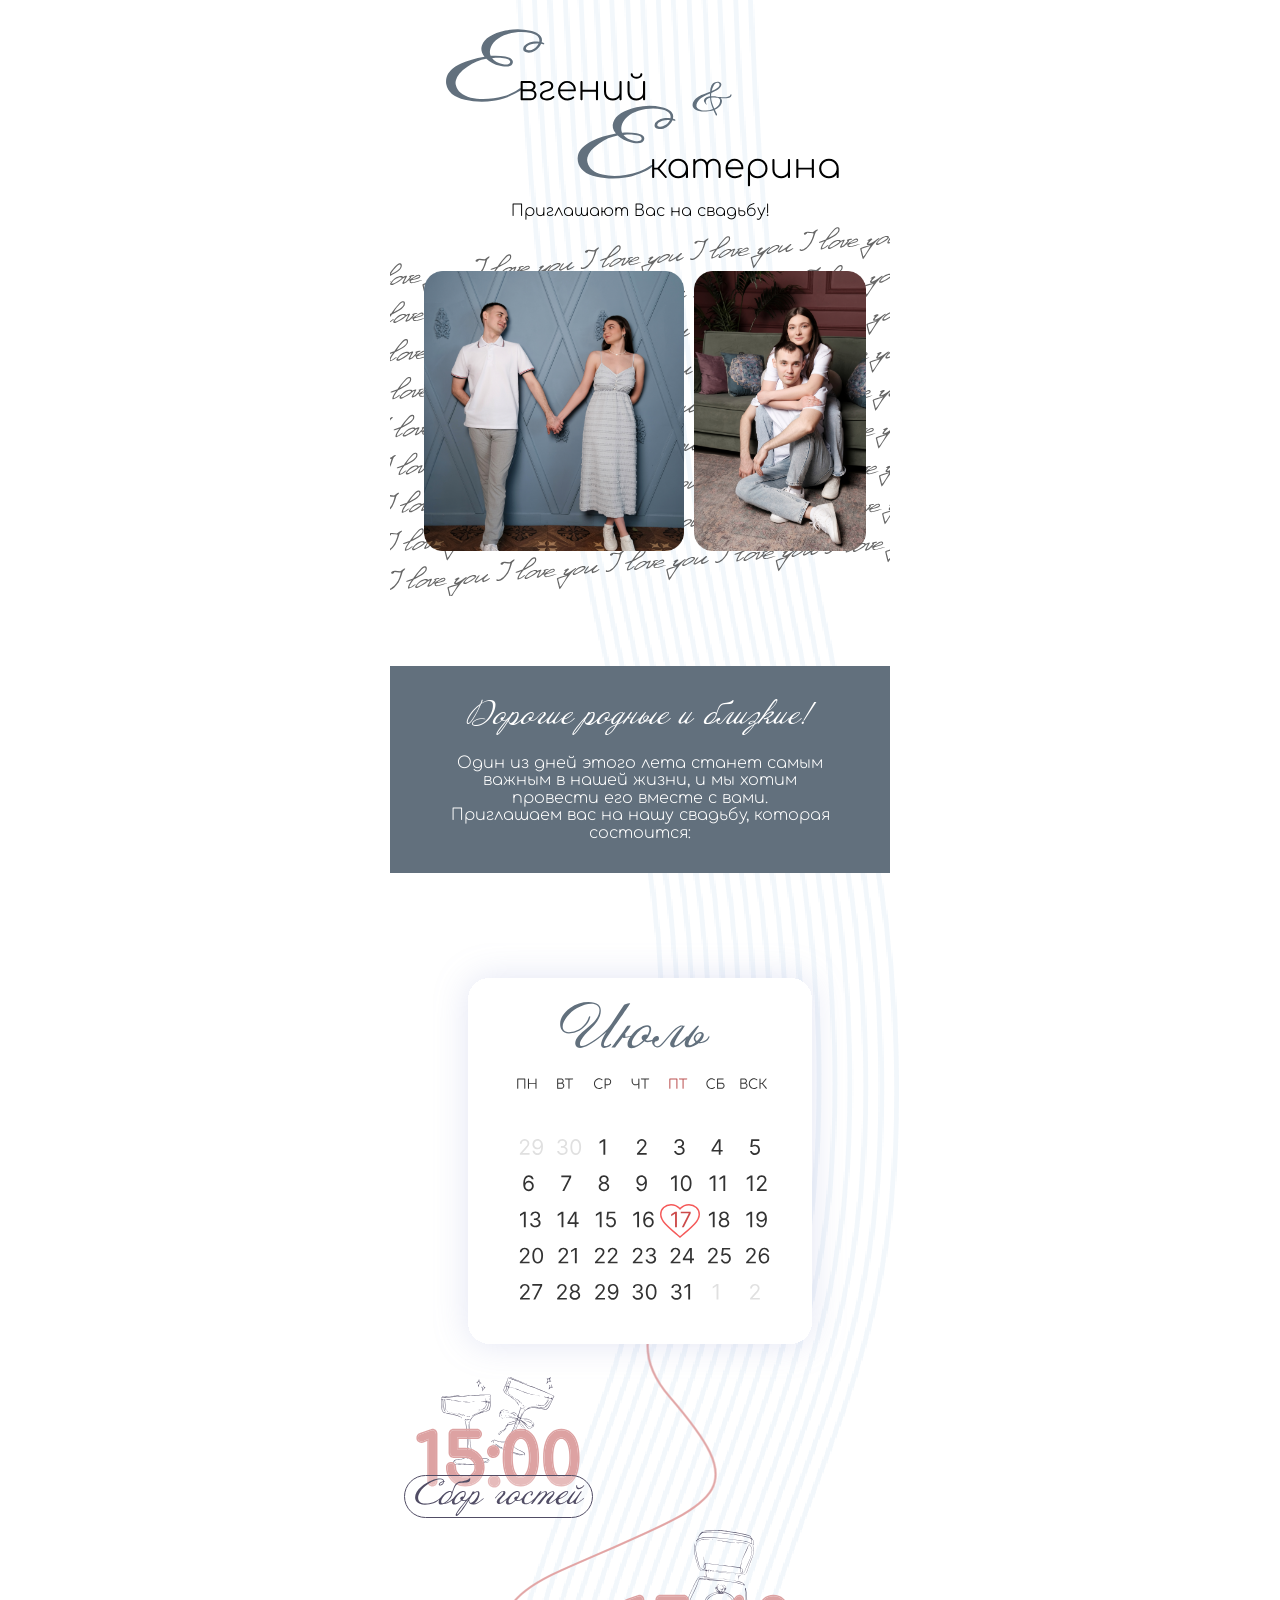
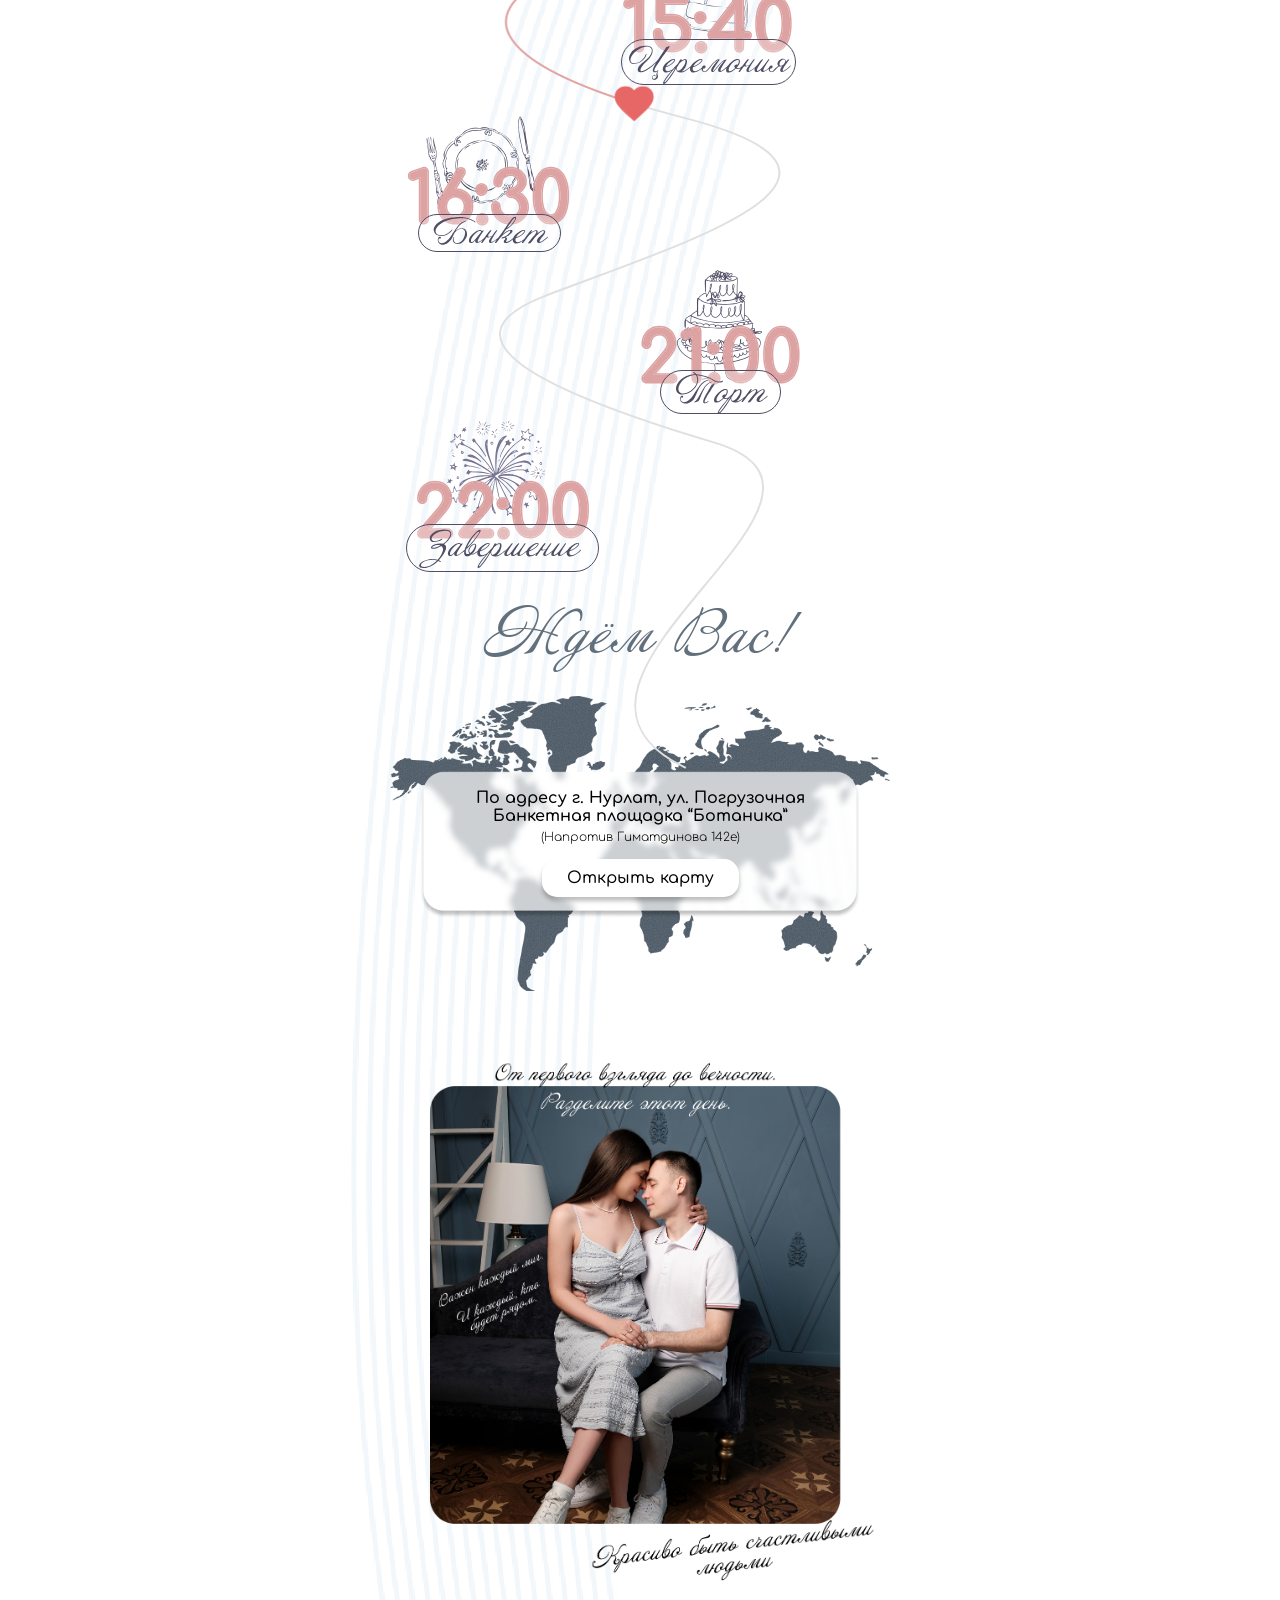
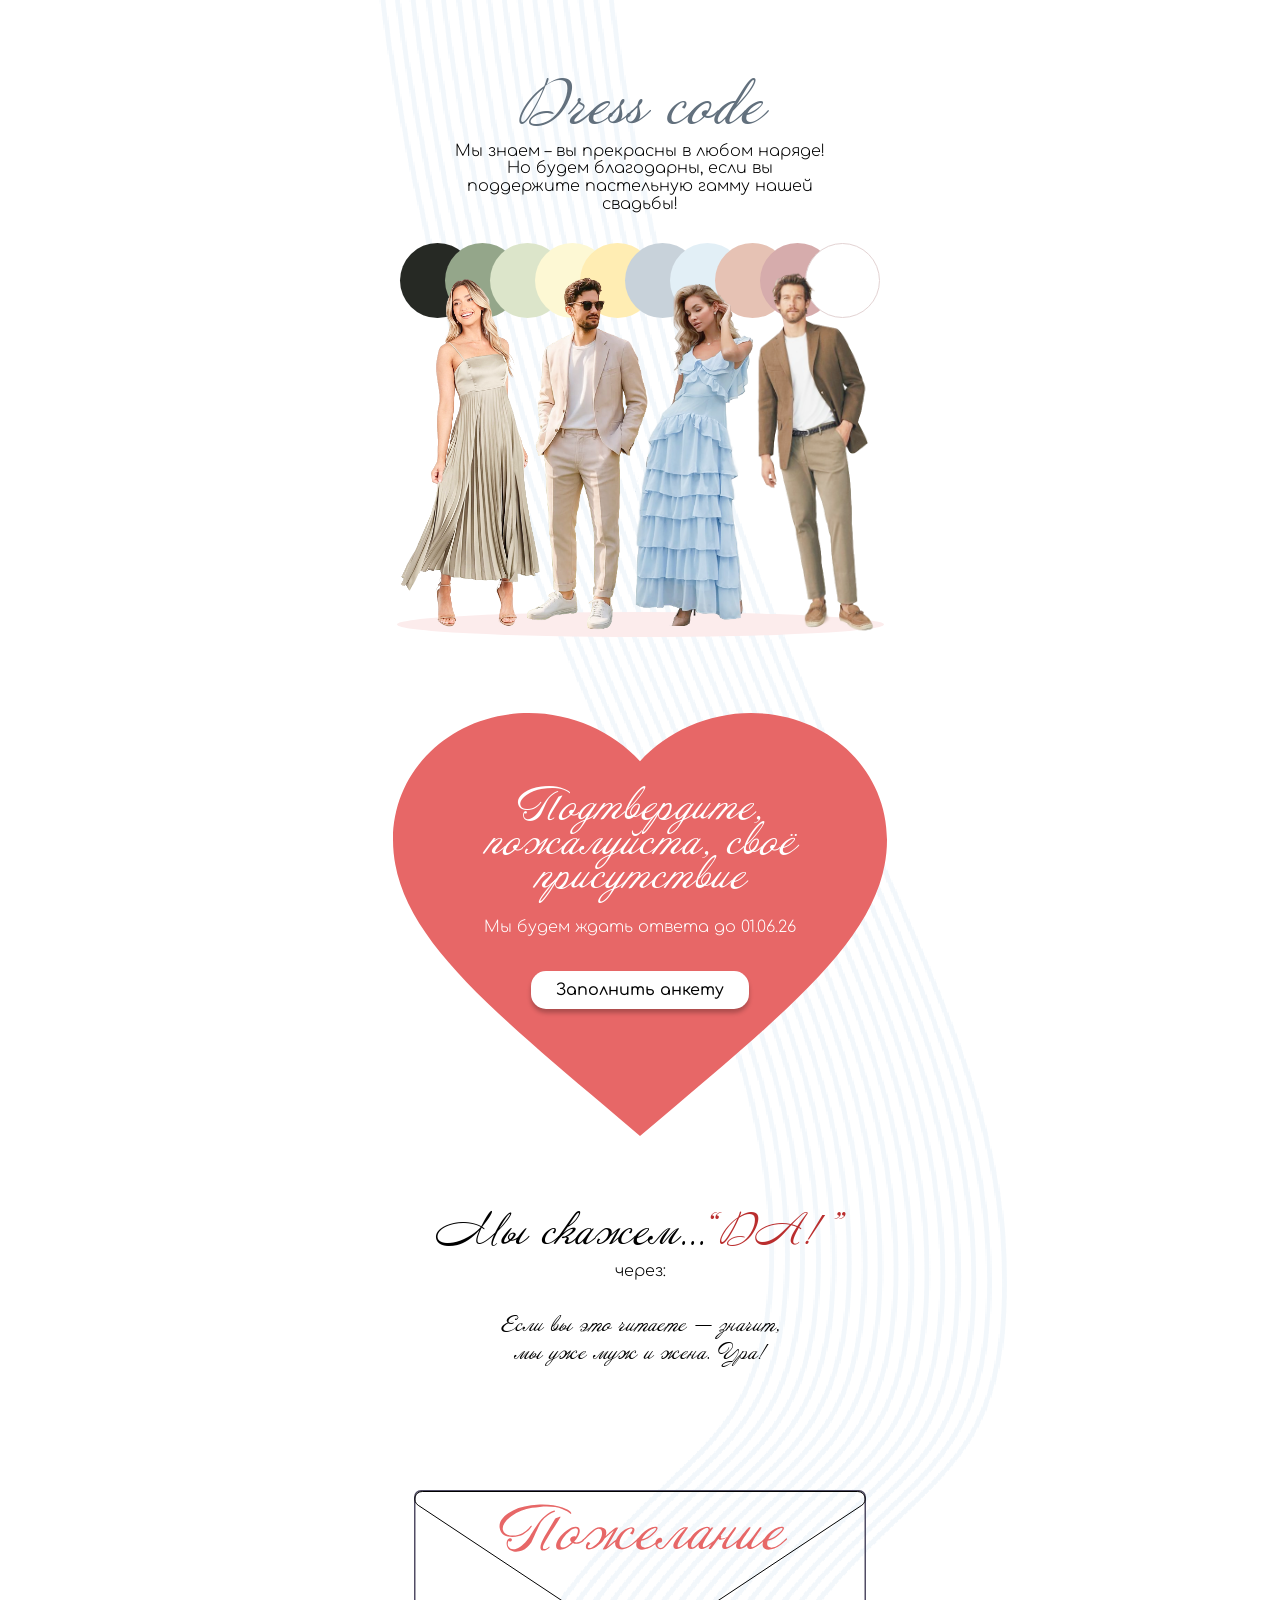
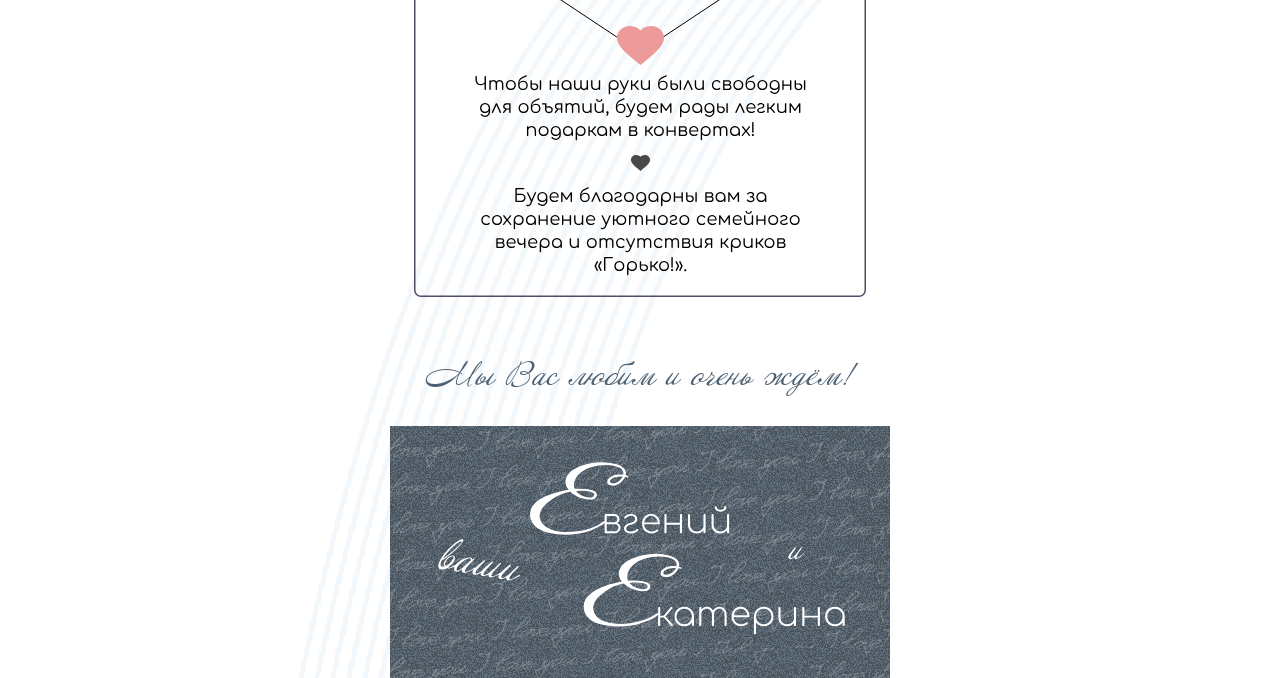
<file: index.html>
<!DOCTYPE html>
<html lang="en">
<head>
    <meta charset="UTF-8">
    <meta name="viewport" content="width=device-width, initial-scale=1.0">
    <link href="https://fonts.cdnfonts.com/css/annabelle" rel="stylesheet">
<link rel="preconnect" href="https://fonts.gstatic.com" crossorigin>
<link href="https://fonts.googleapis.com/css2?family=Comfortaa:wght@300..700&display=swap" rel="stylesheet">
    <link rel="stylesheet" href="style.css">
    <title>Свадьба Евгения и Екатерины</title>
     <link rel="icon" href="./img/iconka.ico">
</head>
<body>
    <section id="block1">
        <img class="titles" src="img/main.svg" alt="">
        <p>Приглашают Вас на свадьбу!</p>
        <div class="fotoblock">
        <img class="f1" src="img/foto1.webp" alt="">
        <img class="f2" src="img/foto2.webp" alt="">
    </div>
</section>
    <section id="block2">
        <h3>Дорогие родные и близкие!</h3>
        <p>Один из дней этого лета станет самым важным в нашей жизни, и мы хотим провести его вместе с вами. 
<br>Приглашаем вас на нашу свадьбу, которая состоится:</p>
    </section>   
    <section id="block3">
                <div class="date-cell">
        <img class="calen" src="img/calendar.svg" alt="">
        <img class="heart-icon" src="img/heartDate.svg" alt="">
    </div>
    </section> 
    <section id ="block3">
       <div class="timeline-container" id="trigger">
    <svg viewBox="0 0 281 1065" preserveAspectRatio="xMidYMin meet" fill="none">
        <!-- Фоновая линия -->
        <path id="curve" d="M169.953 0.326538C140.82 34.1009 140.82 67.8753 169.953 101.65C257.354 202.973 220.776 204.89 61.776 275.39C-45.7465 323.065 7.84102 377.382 184.776 422.89C410.276 480.89 182.085 548.269 45.776 600.89C-61.7242 642.39 33.2759 693.39 214.276 747.39C396.487 801.752 1.27583 985.39 186.276 1072.89" stroke-width="2"/> 
        
        <!-- Прогресс-линия (копия первой) -->
        <path id="curve-progress" d="M169.953 0.326538C140.82 34.1009 140.82 67.8753 169.953 101.65C257.354 202.973 220.776 204.89 61.776 275.39C-45.7465 323.065 7.84102 377.382 184.776 422.89C410.276 480.89 182.085 548.269 45.776 600.89C-61.7242 642.39 33.2759 693.39 214.276 747.39C396.487 801.752 1.27583 985.39 186.276 1072.89" /> 
        <!-- Сердце -->
        <path id="heart" d="M0 17.5L-2.8275 14.9823C-12.87 6.0749 -19.5 0.2003 -19.5 -7.0095C-19.5 -12.8842 -14.781 -17.5 -8.775 -17.5C-5.382 -17.5 -2.1255 -15.955 -0 -13.5136C2.1255 -15.955 5.382 -17.5 8.775 -17.5C14.781 -17.5 19.5 -12.8842 19.5 -7.0095C19.5 0.2003 12.87 6.0749 2.8275 15.0014L0 17.5Z" fill="#E76767"/> 
    </svg>
</div>
</section>
<section id="block4">
    <h2>Ждём Вас!</h2>
    <div class="map">
        <p class="adres">По адресу г. Нурлат, ул. Погрузочная
Банкетная площадка “Ботаника” </p>
<p class="utoch">(Напротив Гиматдинова 142е)</p>
 <form action="https://yandex.ru/maps/-/CPehE0LT" target="_blank"><button>Открыть карту</button></a></form>
    </div>
</section>
<section id="block5">
    <img  class="f3" src="img/foto3.webp" alt="">
</section>
<section id="block6">
    <h2>Dress code</h2>
    <p>Мы знаем – вы прекрасны в любом наряде!
Но будем благодарны, если вы поддержите пастельную гамму нашей свадьбы!</p>
<img src="img/dressCode.svg" alt="">
</section>
<section id="block7">
    <h2>Подтвердите, пожалуйста, своё присутствие</h2>
    <p>Мы будем ждать ответа до 01.06.26</p>
    <form action="https://docs.google.com/forms/d/e/1FAIpQLSeHOhInolmddKccuOHOcUbc1SKDgvqedjZYK26qZJ5o60uYUA/viewform?usp=publish-editor" target="_blank"><button>Заполнить анкету</button></a></form>
</section>
<section id="block8">
    <div class="textTime">
    <h2>Мы скажем... <div class="da"> “ДА!”</div></h2>
    <p>через:</p>
</div>
<div class="countdown" id="countdown">
    <div class="time-box">
        <span class="number" id="days">00</span>
        <span class="label">Дней</span>
    </div>
    <div class="time-box">
        <span class="number" id="hours">00</span>
        <span class="label">Часов</span>
    </div>
    <div class="time-box">
        <span class="number" id="minutes">00</span>
        <span class="label">Минут</span>
    </div>
    <div class="time-box">
        <span class="number" id="seconds">00</span>
        <span class="label">Секунд</span>
    </div>
</div>
</section>
<section id="block9">
    <img src="img/wish.svg" alt="">
    <h3>Мы Вас любим и очень ждём!</h3>
</section>
<section id="footer">
    <img class="foot" src="img/textFooter.svg" alt="">
</section>
</body>
<script>
    // Дата: 17 июля 2026, 15:40
    const targetDate = new Date(2026, 6, 17, 15, 40, 0).getTime();

    const timer = setInterval(function() {
        const now = new Date().getTime();
        const distance = targetDate - now;

        const days = Math.floor(distance / (1000 * 60 * 60 * 24));
        const hours = Math.floor((distance % (1000 * 60 * 60 * 24)) / (1000 * 60 * 60));
        const minutes = Math.floor((distance % (1000 * 60 * 60)) / (1000 * 60));
        const seconds = Math.floor((distance % (1000 * 60)) / 1000);

        document.getElementById("days").innerText = days < 10 ? "0" + days : days;
        document.getElementById("hours").innerText = hours < 10 ? "0" + hours : hours;
        document.getElementById("minutes").innerText = minutes < 10 ? "0" + minutes : minutes;
        document.getElementById("seconds").innerText = seconds < 10 ? "0" + seconds : seconds;

        if (distance < 0) {
            clearInterval(timer);
            document.getElementById("countdown").innerHTML = "Если вы это читаете — значит, мы уже муж и жена. Ура!";
        }
    }, 1000); 


const path = document.getElementById('curve');
const progressPath = document.getElementById('curve-progress');
const heart = document.getElementById('heart');
const container = document.getElementById('trigger');
const pathLength = path.getTotalLength();

const pointsCount = 500; 
const pointsCache = [];
for (let i = 0; i <= pointsCount; i++) {
    const p = path.getPointAtLength((i / pointsCount) * pathLength);
    pointsCache.push({x: p.x, y: p.y});
}

progressPath.style.strokeDasharray = pathLength;
progressPath.style.strokeDashoffset = pathLength;

let targetProgress = 0;  
let currentProgress = 0; 
const ease = 0.08; 

function updateProgress() {
    const rect = container.getBoundingClientRect();
    const windowHeight = window.innerHeight;
    let progress = (windowHeight / 2 - rect.top) / rect.height;
    targetProgress = Math.max(0, Math.min(1, progress));
}

function animate() {
    currentProgress += (targetProgress - currentProgress) * ease;

    const index = Math.round(currentProgress * pointsCount);
    const point = pointsCache[index] || pointsCache[0];

    progressPath.style.strokeDashoffset = pathLength - (pathLength * currentProgress);

    heart.style.transform = `translate(${point.x}px, ${point.y}px)`;
    heart.style.setProperty('--tx', `${point.x}px`);
    heart.style.setProperty('--ty', `${point.y}px`);

    requestAnimationFrame(animate);
}

window.addEventListener('scroll', updateProgress, { passive: true });
animate();
window.addEventListener('resize', () => {

    const newPathLength = path.getTotalLength();
    progressPath.style.strokeDasharray = newPathLength;
    pathLength = newPathLength; 
});

</script>
</html>
</file>
<file: style.css>
:root {
  --grey: #62707D;
  --h2: 400 55px Annabelle;
  --h3: 400 30px Annabelle;
  --p: 300 16px Comfortaa;
}


@font-face {
	font-family: "Annabelle";
	src:
		url("./fonts/annabelle.ttf") format("truetype"), /* Safari, Android, iOS */
		url("./fonts/annabelle.woff2") format("woff2"); /* Modern Browsers */
	font-weight: normal;
	font-style: normal;
}



html{
    overflow-x: hidden;
    max-width: 100%;
    margin: 0 auto;
     width: 100%;
}
body {
    background-image: url(./img/Background.svg);
  background-position: center;
  overflow-x: hidden;
  width: 500px;
  margin: 0 auto;
  padding: auto;
  margin: 0 auto;
  text-align: center;
  align-items: center;
    max-width: 100%;
    position: relative;
    font-family: 'Annabelle', cursive;
}


section{
    margin-bottom: 70px;
}

p{
    font: var(--p);
    line-height: 1.1;
    margin: 5px;
}
h2{
    font: var(--h2);
    line-height: 1.3;
    margin: 0;
    color: var(--grey);
}

h3{
    font: var(--h3);
    line-height: 1.3;
    margin: 0;
}

.f1,  .f2{
    height: 280px;
} 

#block1 .fotoblock{
background-image: url(./img/I_love_you.svg);
  background-position: center;
    width: 560px;
    height: 370px;
    margin-left: -25px;
    display: flex;
    flex-direction: row;
    flex-wrap: nowrap;
    justify-content: center;
    align-items: center;
    gap: 10px;


}

#block2{
    display: flex;
    background-color: var(--grey);
    width: 500px;
       margin-left: -30px;
    padding: 30px 30px ;
    color: #ffffff;
    flex-direction: column;
    align-items: center;
    gap: 20px;
      background-position: center;
}

#block2 p{
    width: 386px;
     margin: 0 auto;
}

#block3{
    display: flex;
    margin: 0 auto;
    align-items: center;
    flex-direction: column;
    padding: 0;
    position: relative;
 
}

#block3{
    margin-bottom: -160px;
}

#block3 .date-cell {
    position: relative;
    display: inline-block; 
   z-index: 3; 
}

 #block3  .timeline-container {
            position: relative;
            width: 100%;
            max-width: 500px;
            margin: 0 auto;
            height: 1065px;
            margin-top: 70px;
            background-image: url(./img/time.svg);
            background-repeat: no-repeat;
        }

      #block3   svg {
            width: 100%;
            height: 100%;
            overflow: visible;
        }

        /* Стиль основной (серой) линии */
        #curve { stroke: #e0e0e0; stroke-width: 2; }

        /* Стиль пройденного пути (цветной) */
        #curve-progress {
            stroke: #E76767;
            stroke-width: 2;
            stroke-linecap: round;
            opacity: 0.5;
        }

        /* Анимация биения сердца */
        #heart {
            transform-box: fill-box;
            transform-origin: center;
            animation: heartbeat 1.2s infinite ease-in-out;
            will-change: transform;
        }

        @keyframes heartbeat {
            0% { transform: translate(var(--tx), var(--ty)) scale(1); }
            15% { transform: translate(var(--tx), var(--ty)) scale(1.2); }
            30% { transform: translate(var(--tx), var(--ty)) scale(1); }
            45% { transform: translate(var(--tx), var(--ty)) scale(1.15); }
            60% { transform: translate(var(--tx), var(--ty)) scale(1); }
        }

        #heart, #curve-progress {
    will-change: transform, stroke-dashoffset;
    backface-visibility: hidden; /* Убирает микро-мерцание в Chrome */
}

#block3 .heart-icon {
    position: absolute;
    top: 261px; 
    right: 147px;
    width: 40px;
    animation: beat 1.5s infinite;
    transform-origin: center; 
}

 @keyframes beat {
    0% { transform: scale(1); }
    14% { transform: scale(1.3); }
    28% { transform: scale(1); }
    42% { transform: scale(1.3); }
    70% { transform: scale(1); }
}

#block4 .map{
    background-image: url(./img/map.png);
    background-repeat: no-repeat;
    background-size: 100%;
    width: 500px;
    height: 295px;
    display: flex;
    flex-direction: column;
    justify-content: center;

}
#block4 p{
    width: 370px;
}

.map .adres{
    font-weight: 600;
    margin: 0 auto;
    margin-bottom: 5px;
}

.map .utoch{
font-size: 12px;
     font-weight: 300;
    margin: 0 auto;
    margin-bottom: 15px;
}

 #block4 h2{
    margin-bottom: 25px;
 }

button{
   display: inline-block;
   padding: 10px 25px ;
   border-radius: 15px;
   background-color: #ffffff;
   border: none;
   box-shadow: 0px 4px 4px rgba(0, 0, 0, 0.25);
   font: var(--p);
   font-weight: 500;
   transition: background-color 0.3s ease;
   cursor: pointer;
}

button:hover{
    background-color: #ededf1;
}

#block5 .f3{
    margin-left: 30px;
    width: 90%;
} 

#block6 p{
    width: 375px;
    margin: 0 auto;
    margin-bottom: 30px;
}

#block7{
display: flex;
    background-image: url(./img/Heart.svg);
        background-repeat: no-repeat;
          background-position: center;
    height: 423px;
    flex-direction: column;
    justify-content: center;
    align-items: center;
}

#block7 h2{
    font-size: 40px;
    width: 330px;
    margin: 0 auto;
    margin-bottom: 20px;
    line-height: 0.86;
    color: #ffffff;
}

#block7 p{
    color: #ffffff;
    margin-bottom: 35px;
}
#block7 button{
    margin-bottom: 50px;
}

#block8 h2{
    font-size: 40px;
    width: 411px;
    margin: 0 auto;
    color: #000000;
    display: flex;
}
#block8 .da{
    color: #ba2e2e;
}


#block8 p{
    margin-bottom: 30px;
}

.countdown {
    display: flex;
    gap: 20px;
    font-family: sans-serif;
    justify-content: center;
    font: 20px Annabelle;
    width: 280px;
    margin: 0 auto;
}

.time-box {
    display: flex;
    flex-direction: column;
    align-items: center;
    background: #f0f0f0;
    padding: 15px;
    border-radius: 8px;
    min-width: 60px;
}

.number {
    font-size: 50px;
    font-weight: bold;
    color: #333;
        font-family: Comfortaa;
}

.label {
    font-size: 12px;
    color: #666;
    margin-top: 5px;
    font-family: Comfortaa;
}

#block9{  display: flex;
    margin: 0 auto;
    align-items: center;
    flex-direction: column;
    padding: 0;
    gap: 60px;
    color: #4D6173;
}

#footer{
    background-image: url(./img/BackFooter.svg);
    margin-bottom: 0;
    margin-top: 30px;
}

@media (max-width: 500px) {
    body {
        width: 100%;
    }
      #block1 .titles{
        width: 96%;
    }
     #block1 .fotoblock {
        width: 98%;
        margin-left: 4px;
      display: flex;
      align-items: center;
    }
    
    .f1, .f2 {
     height: 64%;
    
    }

    #block2 {
        width: 97%;
        margin-left: -25px;
    }
     #block2 p{
        width: 350px;;
     }

      #block3 {
        width: 100%;
         margin-left: 0;
         margin-bottom: -240px;
       
    }

    #block3 .timeline-container{
        width: 100%;
        background-size: 97%;
        margin-top: 150px;
    }

      #block3   svg {
            width: 98%;
            height: 92%;
            overflow: visible;
        }

      #block4,  #block4 h2{
        width: 91%;
        margin-left: -55px;
    }
    
    #block4 h2{
            margin-left: 88px;
    }

    #block5 .f3 {
           height: auto;
           margin-left: 18px;
        max-width: 95%;
    }

      #block6 {
        width: 90%;
        margin-left: 16px;
    }
      #block6 p{
        width: 320px;;
     }

      #block6 img{
        height: auto;
        margin: 0 auto;
        max-width: 97%;
    }

      #block8 {
        width: 97%;
        margin-left: 5px;
      }

      #block8 h2{
        font-size: 32px;
        margin-left: 22px;
      }

      #countdown{
       gap: 6px;
      }

      .number{
        font-size: 35px;
      }
    
    #block9 h3{
        font-size: 25px;
    }

    #footer .foot{
    width: 90%;
    }
}
</file>
